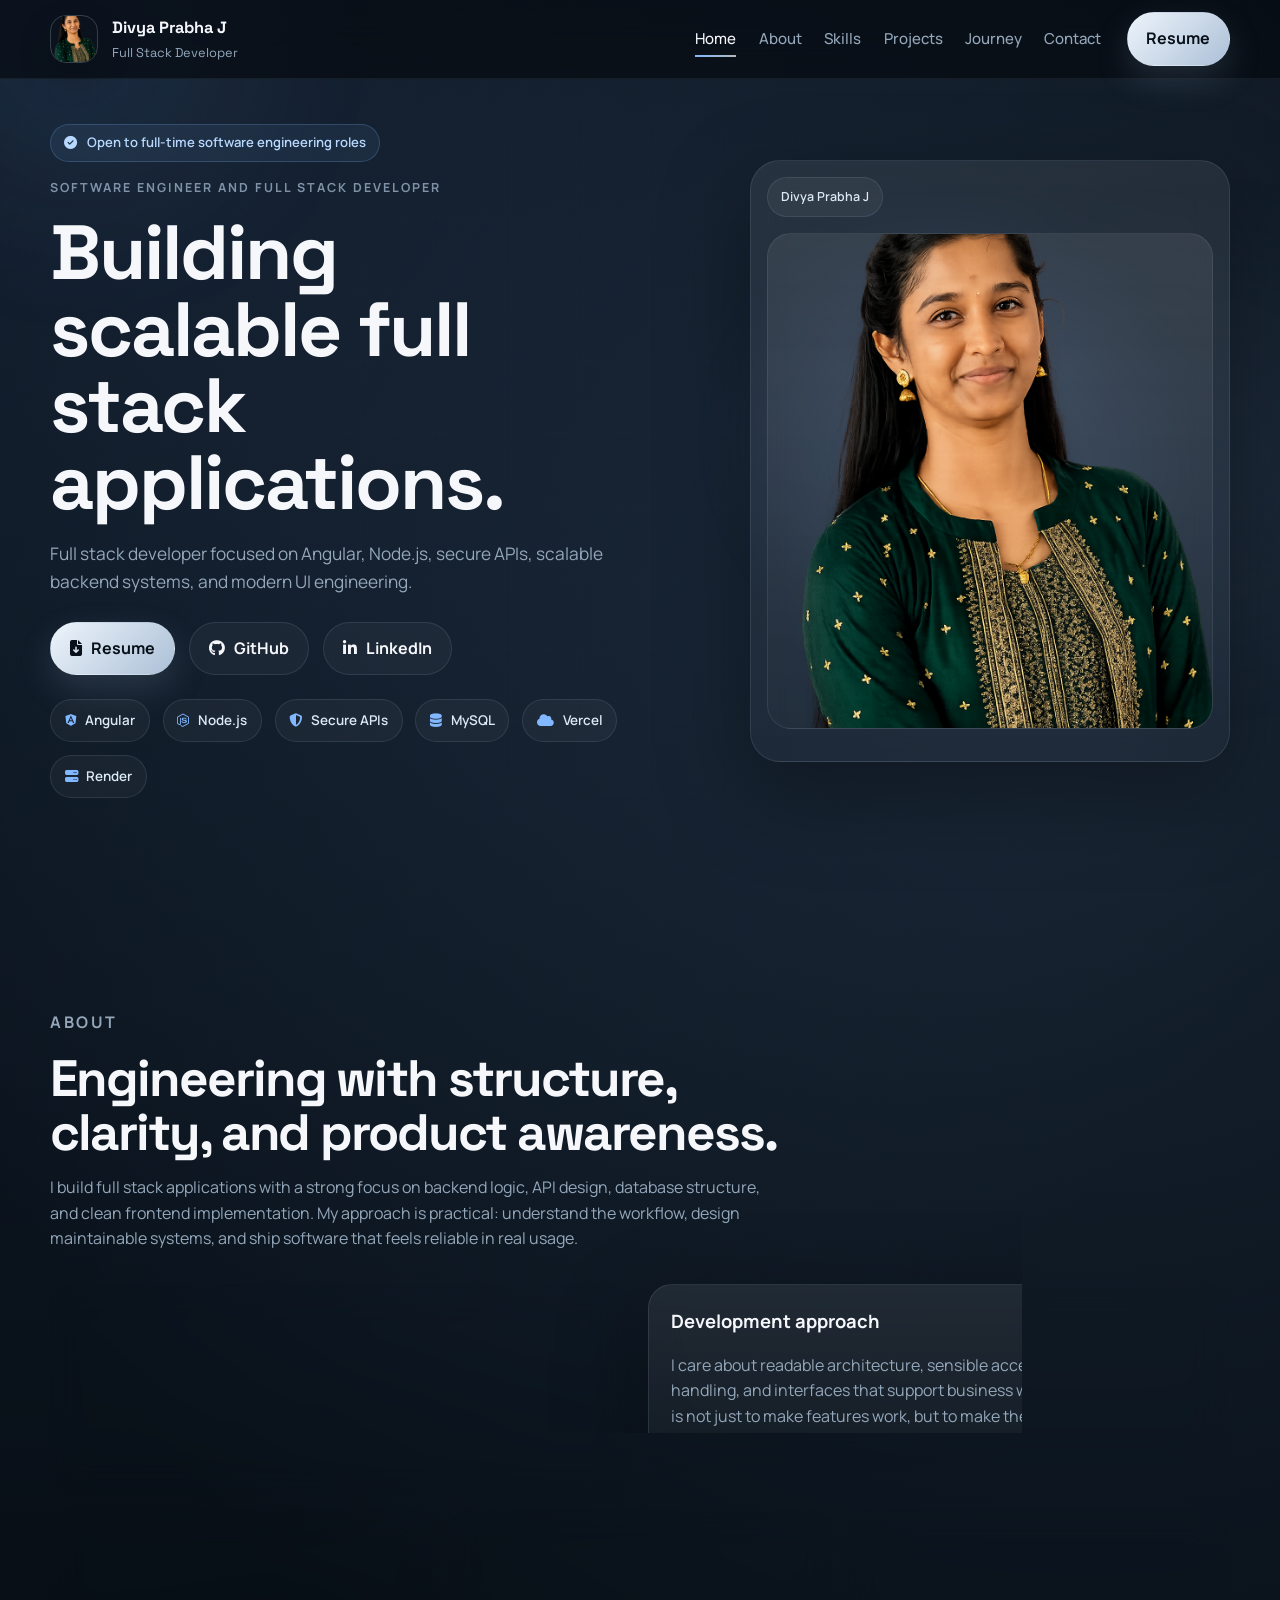
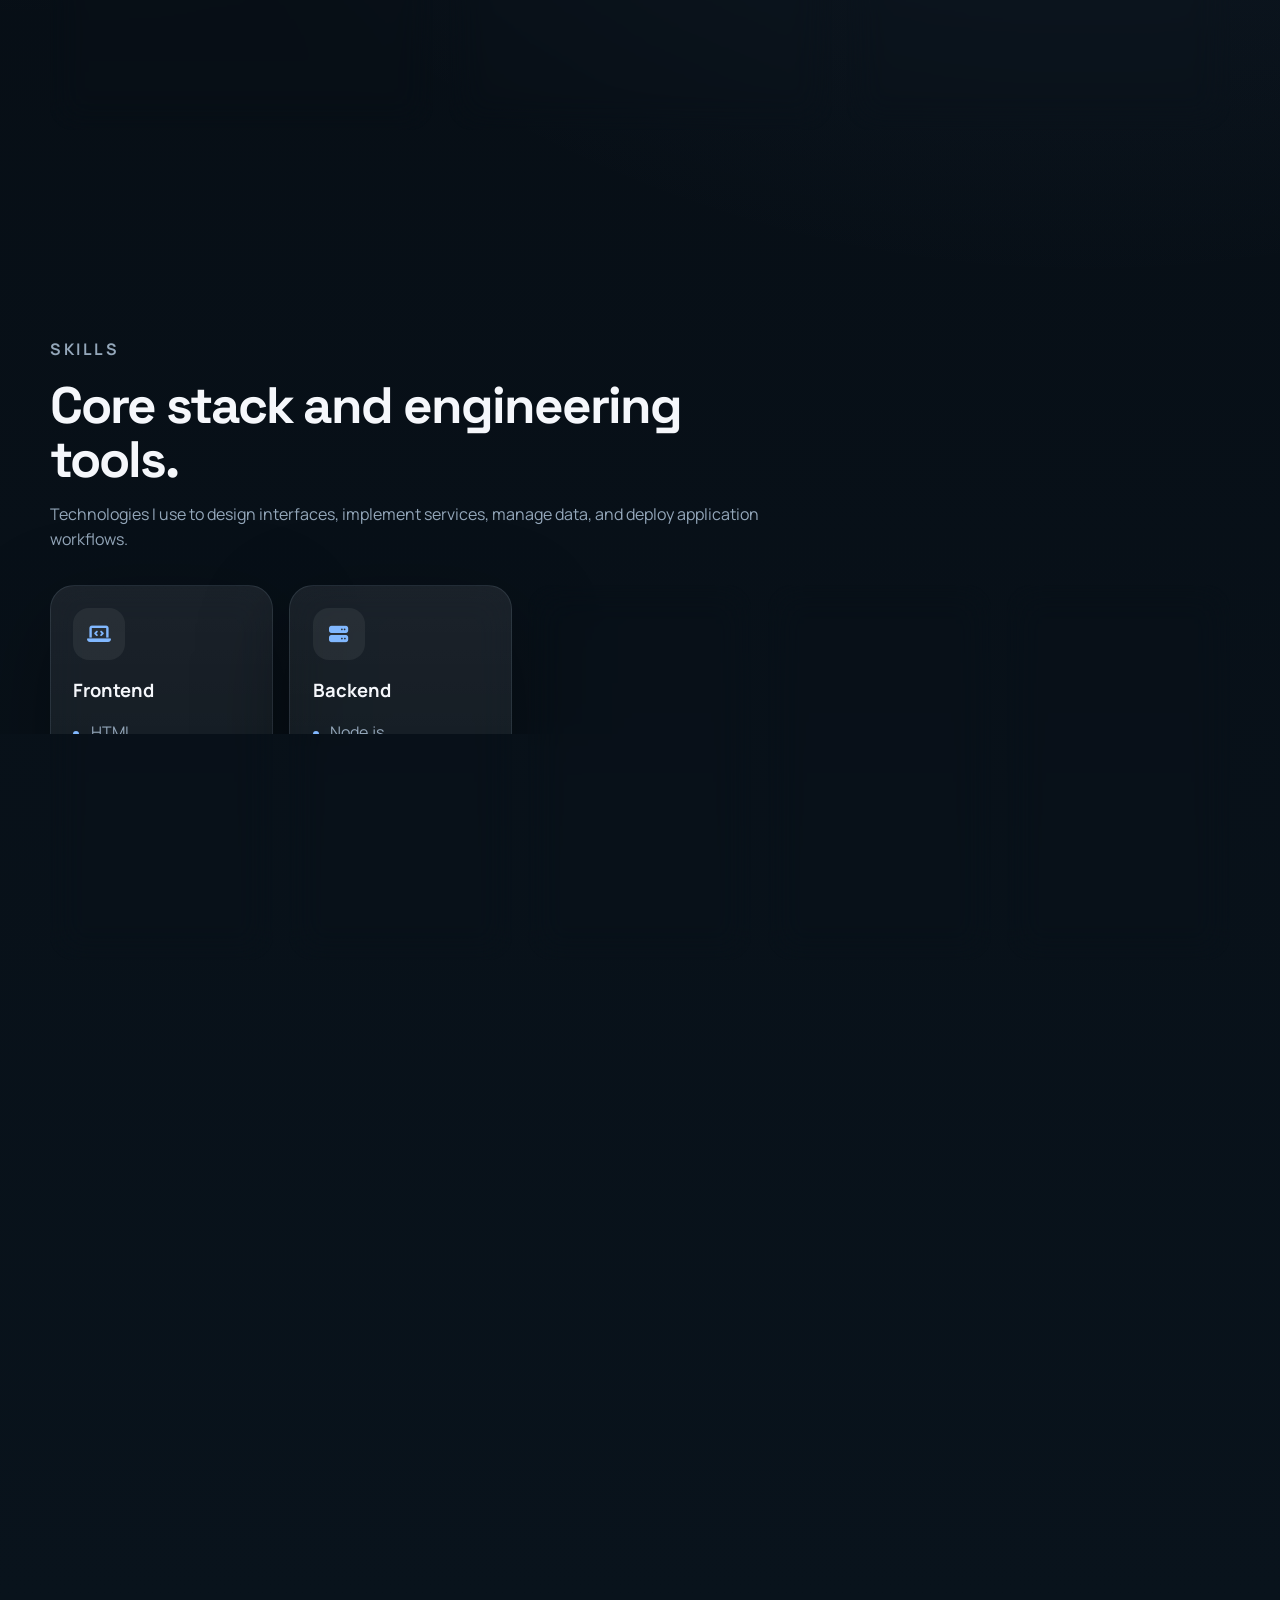
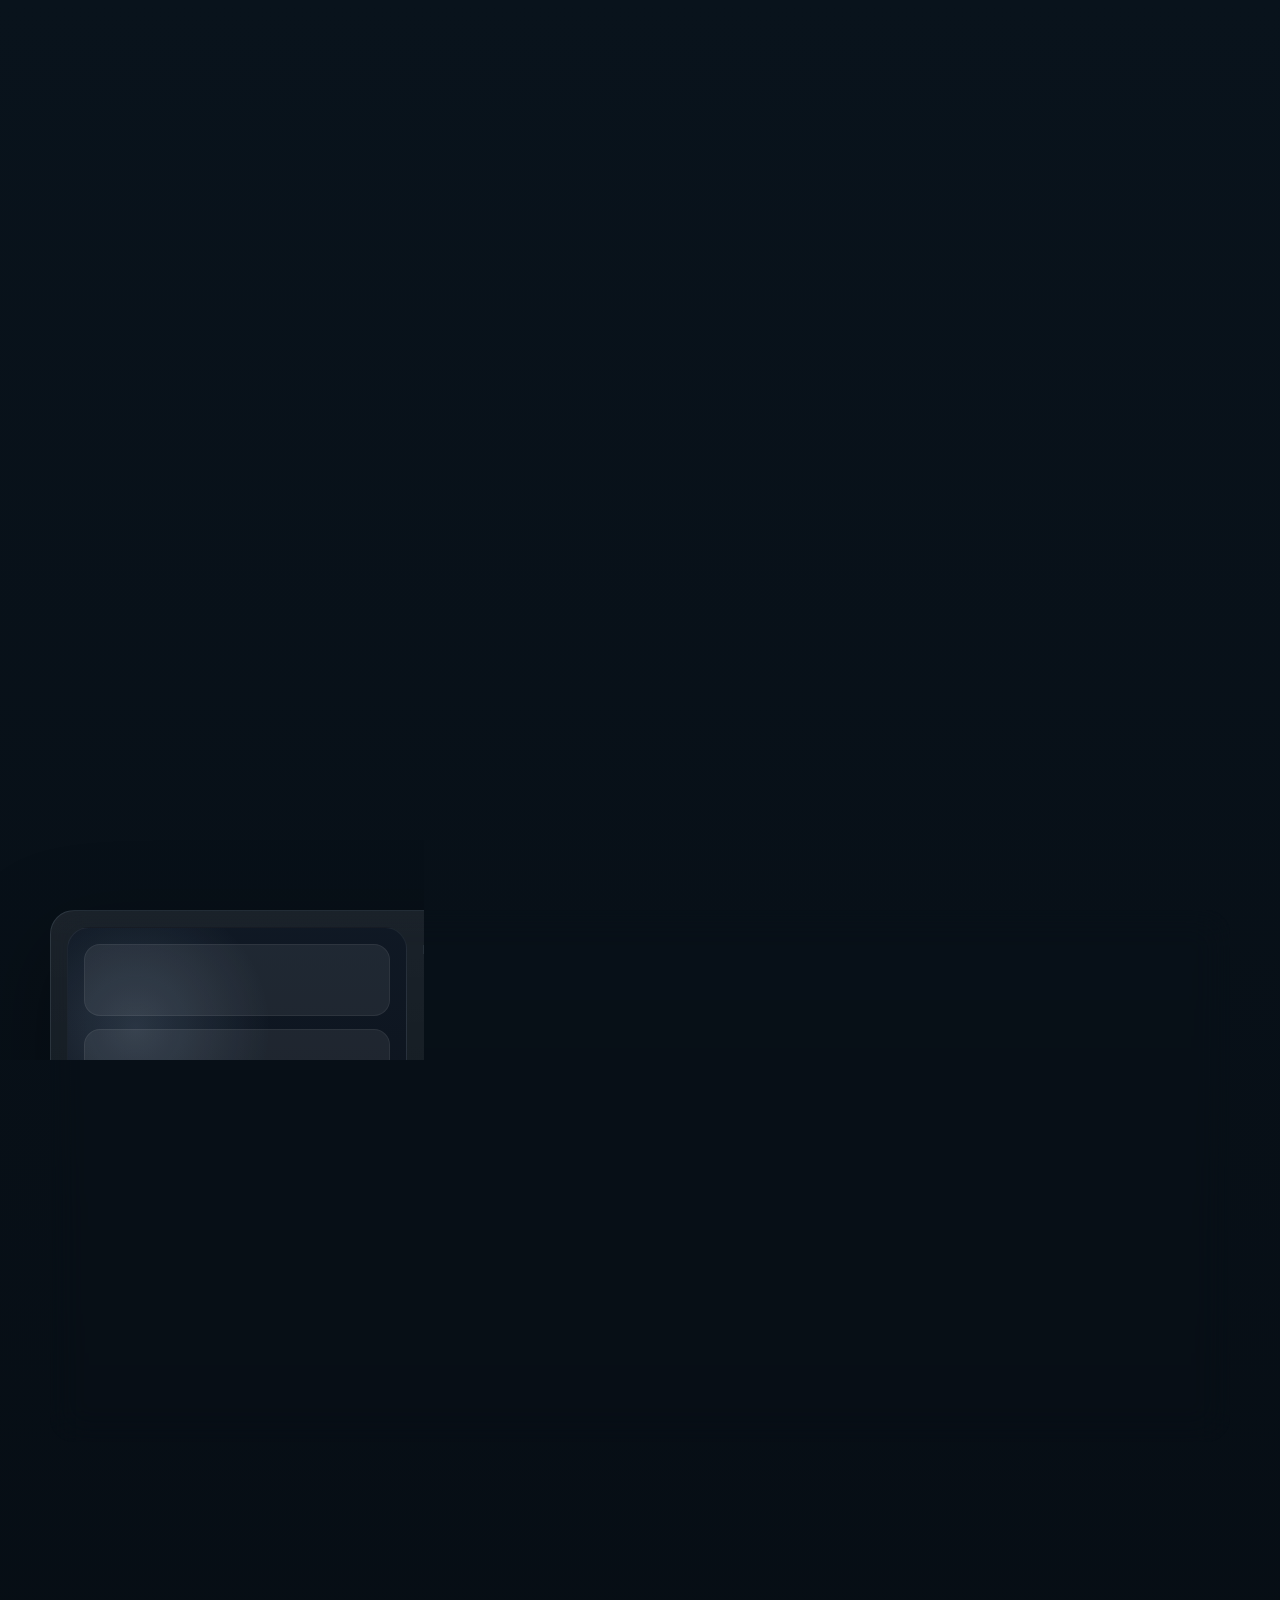
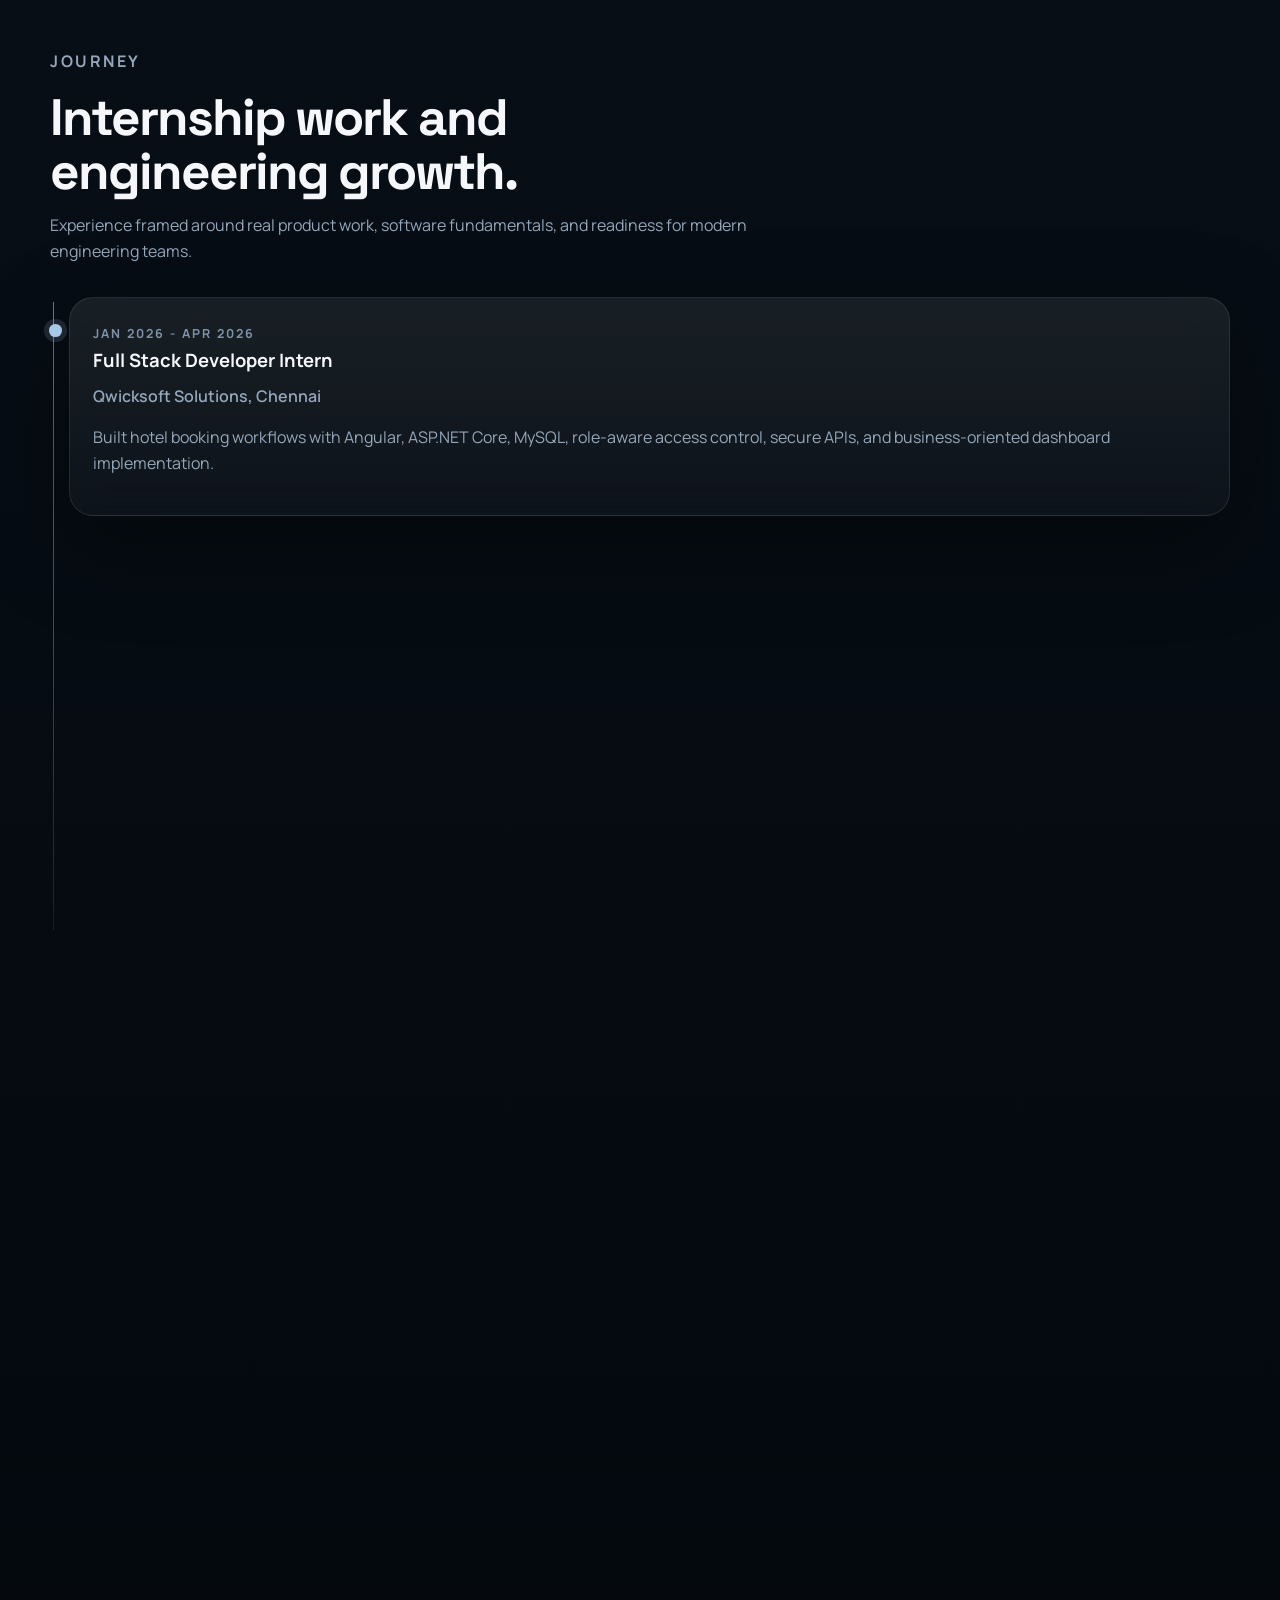
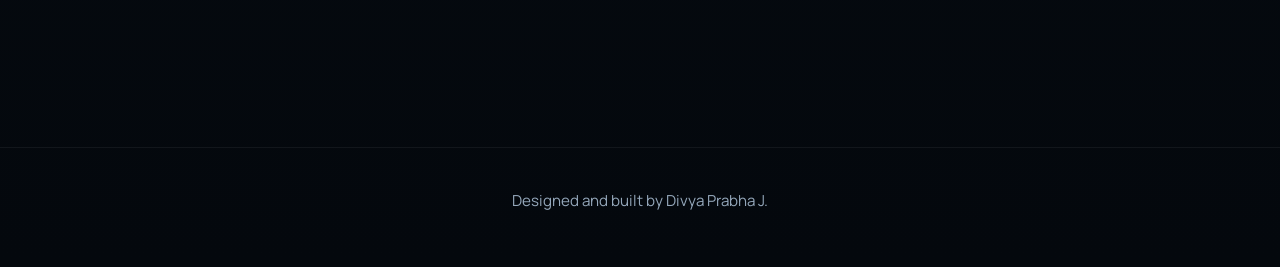
<file: index.html>
<!DOCTYPE html>
<html lang="en">
<head>
  <meta charset="UTF-8">
  <meta http-equiv="X-UA-Compatible" content="IE=edge">
  <meta name="viewport" content="width=device-width, initial-scale=1.0">
  <title>Divya Prabha J | Full Stack Developer</title>
  <meta name="description" content="Divya Prabha J is a full stack developer focused on Angular, Node.js, secure APIs, scalable backend systems, and modern UI engineering.">
  <meta name="keywords" content="Divya Prabha J, Full Stack Developer, Software Engineer, Angular, Node.js, Portfolio">
  <meta name="author" content="Divya Prabha J">
  <meta name="robots" content="index, follow">
  <meta property="og:title" content="Divya Prabha J | Full Stack Developer">
  <meta property="og:description" content="Production-ready software engineer portfolio with premium SaaS-style design.">
  <meta property="og:type" content="website">
  <meta property="og:image" content="./assets/images/divya-prabha.png">
  <meta property="og:url" content="./">
  <link rel="icon" type="image/svg+xml" href="./assets/images/favicon.svg">
  <link rel="apple-touch-icon" href="./assets/images/favicon.svg">
  <link rel="preconnect" href="https://fonts.googleapis.com">
  <link rel="preconnect" href="https://fonts.gstatic.com" crossorigin>
  <link href="https://fonts.googleapis.com/css2?family=Manrope:wght@400;500;600;700;800&family=Space+Grotesk:wght@500;700&display=swap" rel="stylesheet">
  <link rel="stylesheet" href="https://cdnjs.cloudflare.com/ajax/libs/font-awesome/6.5.1/css/all.min.css" crossorigin="anonymous" referrerpolicy="no-referrer">
  <link rel="stylesheet" href="./assets/css/style.css">
</head>
<body>
  <div class="page-shell" aria-hidden="true">
    <div class="orb orb-left"></div>
    <div class="orb orb-right"></div>
    <div class="grid-fade"></div>
  </div>

  <header class="site-header">
    <nav class="navbar container" aria-label="Primary">
      <a class="brand" href="#home" aria-label="Divya Prabha J home">
        <span class="brand-avatar">
          <img src="./assets/images/divya-prabha.png" alt="Divya Prabha J">
        </span>
        <span class="brand-copy">
          <strong>Divya Prabha J</strong>
          <span>Full Stack Developer</span>
        </span>
      </a>

      <button class="nav-toggle" type="button" aria-expanded="false" aria-controls="nav-menu" aria-label="Toggle navigation">
        <span></span>
        <span></span>
      </button>

      <div class="nav-panel" id="nav-menu">
        <ul class="nav-links">
          <li><a href="#home" class="nav-link active">Home</a></li>
          <li><a href="#about" class="nav-link">About</a></li>
          <li><a href="#skills" class="nav-link">Skills</a></li>
          <li><a href="#projects" class="nav-link">Projects</a></li>
          <li><a href="#journey" class="nav-link">Journey</a></li>
          <li><a href="#contact" class="nav-link">Contact</a></li>
        </ul>
        <a class="nav-cta" href="./DivyaPrabha.pdf" download>Resume</a>
      </div>
    </nav>
  </header>

  <main>
    <section class="hero section" id="home">
      <div class="container hero-layout">
        <div class="hero-copy">
          <div class="hero-badge reveal">
            <i class="fa-solid fa-circle-check" aria-hidden="true"></i>
            <span>Open to full-time software engineering roles</span>
          </div>
          <p class="eyebrow reveal">Software Engineer and Full Stack Developer</p>
          <h1 class="reveal">Building scalable full stack applications.</h1>
          <p class="hero-intro reveal">
            Full stack developer focused on Angular, Node.js, secure APIs, scalable backend systems, and modern UI engineering.
          </p>

          <div class="hero-actions reveal">
            <a class="button button-primary" href="./DivyaPrabha.pdf" download>
              <i class="fa-solid fa-file-arrow-down" aria-hidden="true"></i>
              Resume
            </a>
            <a class="button button-secondary" href="https://github.com/divyaprabha12" target="_blank" rel="noreferrer">
              <i class="fa-brands fa-github" aria-hidden="true"></i>
              GitHub
            </a>
            <a class="button button-secondary" href="https://www.linkedin.com/in/divya-prabha-323606399/" target="_blank" rel="noreferrer">
              <i class="fa-brands fa-linkedin-in" aria-hidden="true"></i>
              LinkedIn
            </a>
          </div>

          <div class="hero-stack reveal">
            <span><i class="fa-brands fa-angular" aria-hidden="true"></i> Angular</span>
            <span><i class="fa-brands fa-node-js" aria-hidden="true"></i> Node.js</span>
            <span><i class="fa-solid fa-shield-halved" aria-hidden="true"></i> Secure APIs</span>
            <span><i class="fa-solid fa-database" aria-hidden="true"></i> MySQL</span>
            <span><i class="fa-solid fa-cloud" aria-hidden="true"></i> Vercel</span>
            <span><i class="fa-solid fa-server" aria-hidden="true"></i> Render</span>
          </div>
        </div>

        <div class="hero-visual reveal">
          <div class="hero-glow"></div>
          <article class="hero-card hero-profile glass-card">
            <div class="hero-card-top">
              <span class="card-chip">Divya Prabha J</span>
             
            </div>
            <div class="hero-image-frame">
              <img src="./assets/images/divya-prabha.png" alt="Divya Prabha J portrait">
            </div>
            
          </article>

          
        </div>
      </div>
    </section>

    <section class="section" id="about">
      <div class="container">
        <div class="section-heading-wrap reveal">
          <p class="section-kicker">About</p>
          <h2>Engineering with structure, clarity, and product awareness.</h2>
          <p>
            I build full stack applications with a strong focus on backend logic, API design, database structure, and clean frontend implementation. My approach is practical: understand the workflow, design maintainable systems, and ship software that feels reliable in real usage.
          </p>
        </div>

        <div class="about-grid">
          <article class="glass-card reveal">
            <h3>Technical strengths</h3>
            <p>
              I work across Angular frontends, Node.js and ASP.NET Core backends, authentication flows, database design, and deployment workflows. I enjoy turning requirements into structured systems that are easier to extend and maintain.
            </p>
          </article>
          <article class="glass-card reveal">
            <h3>Development approach</h3>
            <p>
              I care about readable architecture, sensible access control, efficient data handling, and interfaces that support business workflows clearly. My goal is not just to make features work, but to make them production-ready.
            </p>
          </article>
        </div>

        <div class="engineering-grid">
          <article class="engineering-card glass-card reveal">
            <i class="fa-solid fa-code-branch" aria-hidden="true"></i>
            <h3>API and backend design</h3>
            <p>REST APIs, middleware structure, authentication, validation, and scalable request flow design.</p>
          </article>
          <article class="engineering-card glass-card reveal">
            <i class="fa-solid fa-user-shield" aria-hidden="true"></i>
            <h3>Security and access control</h3>
            <p>JWT-based authentication, RBAC, protected routes, and secure application workflows.</p>
          </article>
          <article class="engineering-card glass-card reveal">
            <i class="fa-solid fa-database" aria-hidden="true"></i>
            <h3>Database thinking</h3>
            <p>Schema design, relational queries, data consistency, and practical modeling for business systems.</p>
          </article>
        </div>
      </div>
    </section>

    <section class="section" id="skills">
      <div class="container">
        <div class="section-heading-wrap reveal">
          <p class="section-kicker">Skills</p>
          <h2>Core stack and engineering tools.</h2>
          <p>Technologies I use to design interfaces, implement services, manage data, and deploy application workflows.</p>
        </div>

        <div class="skills-grid">
          <article class="skill-card glass-card reveal">
            <div class="skill-icon"><i class="fa-solid fa-laptop-code" aria-hidden="true"></i></div>
            <h3>Frontend</h3>
            <ul>
              <li>HTML</li>
              <li>CSS</li>
              <li>JavaScript</li>
              <li>Angular</li>
              <li>Tailwind</li>
              <li>Bootstrap</li>
            </ul>
          </article>
          <article class="skill-card glass-card reveal">
            <div class="skill-icon"><i class="fa-solid fa-server" aria-hidden="true"></i></div>
            <h3>Backend</h3>
            <ul>
              <li>Node.js</li>
              <li>Express.js</li>
              <li>REST APIs</li>
              <li>JWT Auth</li>
              <li>RBAC</li>
            </ul>
          </article>
          <article class="skill-card glass-card reveal">
            <div class="skill-icon"><i class="fa-solid fa-database" aria-hidden="true"></i></div>
            <h3>Database</h3>
            <ul>
              <li>MongoDB</li>
              <li>MySQL</li>
              <li>Schema Design</li>
              <li>Query Optimization</li>
            </ul>
          </article>
          <article class="skill-card glass-card reveal">
            <div class="skill-icon"><i class="fa-solid fa-screwdriver-wrench" aria-hidden="true"></i></div>
            <h3>Tools</h3>
            <ul>
              <li>Git</li>
              <li>GitHub</li>
              <li>Postman</li>
              <li>VS Code</li>
              <li>AI Agents</li>
            </ul>
          </article>
          <article class="skill-card glass-card reveal">
            <div class="skill-icon"><i class="fa-solid fa-cloud-arrow-up" aria-hidden="true"></i></div>
            <h3>Deployment</h3>
            <ul>
              <li>Vercel</li>
              <li>Render</li>
              <li>Static Hosting</li>
              <li>Production Workflows</li>
            </ul>
          </article>
        </div>
      </div>
    </section>

    <section class="section" id="projects">
      <div class="container">
        <div class="section-heading-wrap reveal">
          <p class="section-kicker">Projects</p>
          <h2>Selected product and systems work.</h2>
          <p>Projects framed around workflows, architecture decisions, and production-style engineering rather than just visual output.</p>
        </div>

        <div class="projects-grid">
          <article class="project-card glass-card reveal">
            <div class="project-preview preview-hyperlocal">
              <div class="preview-window">
                <span></span><span></span><span></span>
              </div>
              <div class="preview-bars">
                <div></div>
                <div></div>
                <div></div>
              </div>
            </div>
            <div class="project-content">
              <div class="project-main">
                <div class="project-copy">
                  <div class="project-top">
                    <div>
                      <p class="project-label">Marketplace Platform</p>
                      <h3>Hyperlocal Service Platform</h3>
                    </div>
                    <span class="project-state">Deployed</span>
                  </div>
                  <p class="project-description">
                    A service marketplace connecting customers and providers through structured booking flows, role-based access, and real-time interaction.
                  </p>
                </div>
                <div class="project-details">
                  <p class="project-subtitle">Architecture and business value</p>
                  <ul class="feature-list">
                    <li>JWT authentication and role-based access control for customer and provider workflows</li>
                    <li>Real-time booking coordination using Socket.io for fast state updates</li>
                    <li>Deployment split across Vercel and Render for practical production delivery</li>
                  </ul>
                </div>
              </div>
              <div class="badge-row">
                <span>Angular</span>
                <span>Node.js</span>
                <span>Express.js</span>
                <span>SQL</span>
                <span>Socket.io</span>
                <span>JWT</span>
              </div>
              <div class="project-actions">
                <a class="button button-secondary" href="https://github.com/divyaprabha12/Hyperlocal-services" target="_blank" rel="noreferrer">GitHub</a>
                <a class="button button-ghost" href="https://hyperlocal-services.vercel.app/" target="_blank" rel="noreferrer">Live Demo</a>
              </div>
            </div>
          </article>

          <article class="project-card glass-card reveal">
            <div class="project-preview preview-autoscaling">
              <div class="preview-chart">
                <span></span><span></span><span></span><span></span>
              </div>
            </div>
            <div class="project-content">
              <div class="project-main">
                <div class="project-copy">
                  <div class="project-top">
                    <div>
                      <p class="project-label">Operations Dashboard</p>
                      <h3>Autoscaling Dashboard</h3>
                    </div>
                    <span class="project-state">Deployed</span>
                  </div>
                  <p class="project-description">
                    A monitoring dashboard that simulates scaling behavior, metrics analysis, and infrastructure visibility through a real-time interface.
                  </p>
                </div>
                <div class="project-details">
                  <p class="project-subtitle">Architecture and business value</p>
                  <ul class="feature-list">
                    <li>WebSocket-based live updates for dashboard visibility and replica state tracking</li>
                    <li>Predictive CPU logic to simulate scale-up and scale-down decision flows</li>
                    <li>Operational UI focused on readability for monitoring and load interpretation</li>
                  </ul>
                </div>
              </div>
              <div class="badge-row">
                <span>Python</span>
                <span>FastAPI</span>
                <span>Chart.js</span>
                <span>WebSocket</span>
                <span>Docker</span>
              </div>
              <div class="project-actions">
                <a class="button button-secondary" href="https://github.com/divyaprabha12/autoscaling-operations-dashboard" target="_blank" rel="noreferrer">GitHub</a>
                <a class="button button-ghost" href="https://autoscaling-operations-dashboard.onrender.com" target="_blank" rel="noreferrer">Live Demo</a>
              </div>
            </div>
          </article>

          <article class="project-card glass-card reveal">
            <div class="project-preview preview-booking">
              <div class="preview-cards">
                <div></div>
                <div></div>
              </div>
            </div>
            <div class="project-content">
              <div class="project-main">
                <div class="project-copy">
                  <div class="project-top">
                    <div>
                      <p class="project-label">Booking Platform</p>
                      <h3>Hotel Booking Engine</h3>
                    </div>
                    <span class="project-state">Shipped</span>
                  </div>
                  <p class="project-description">
                    A multi-role booking system built around reservations, room workflows, and admin-level control for structured hospitality operations.
                  </p>
                </div>
                <div class="project-details">
                  <p class="project-subtitle">Architecture and business value</p>
                  <ul class="feature-list">
                    <li>RBAC for admin, staff, and guest workflows with secure API access</li>
                    <li>MySQL schema design and stored procedures for efficient availability handling</li>
                    <li>Angular frontend paired with ASP.NET Core APIs for business-critical operations</li>
                  </ul>
                </div>
              </div>
              <div class="badge-row">
                <span>Angular</span>
                <span>ASP.NET Core</span>
                <span>C#</span>
                <span>MySQL</span>
                <span>JWT</span>
              </div>
              <div class="project-actions">
                <a class="button button-secondary" href="https://github.com/divyaprabha12" target="_blank" rel="noreferrer">GitHub</a>
                <a class="button button-ghost" href="./DivyaPrabha.pdf" target="_blank" rel="noreferrer">Case Study</a>
              </div>
            </div>
          </article>
        </div>
      </div>
    </section>

    <section class="section" id="journey">
      <div class="container">
        <div class="section-heading-wrap reveal">
          <p class="section-kicker">Journey</p>
          <h2>Internship work and engineering growth.</h2>
          <p>Experience framed around real product work, software fundamentals, and readiness for modern engineering teams.</p>
        </div>

        <div class="timeline">
          <article class="timeline-item glass-card reveal">
            <span class="timeline-year">Jan 2026 - Apr 2026</span>
            <h3>Full Stack Developer Intern</h3>
            <p class="timeline-meta">Qwicksoft Solutions, Chennai</p>
            <p>Built hotel booking workflows with Angular, ASP.NET Core, MySQL, role-aware access control, secure APIs, and business-oriented dashboard implementation.</p>
          </article>

          <article class="timeline-item glass-card reveal">
            <span class="timeline-year">Jul 2024 - Aug 2024</span>
            <h3>Web Development Intern</h3>
            <p class="timeline-meta">HI-FI IT Park, Tuticorin</p>
            <p>Converted design specifications into responsive UI, improved browser behavior, and resolved frontend issues during testing and delivery cycles.</p>
          </article>

          <article class="timeline-item glass-card reveal">
            <span class="timeline-year">May 2026</span>
            <h3>B.Tech in Information Technology</h3>
            <p class="timeline-meta">Anna University</p>
            <p>Developed foundations in software engineering, web systems, backend logic, databases, and practical product-oriented application development.</p>
          </article>
        </div>
      </div>
    </section>

    <section class="section" id="contact">
      <div class="container">
        <div class="contact-shell glass-card reveal">
          <div class="contact-copy">
            <p class="section-kicker">Contact</p>
            <h2>Available for software engineering opportunities.</h2>
            <p>I'm open to full stack developer and software engineering roles where I can contribute across frontend systems, backend services, and product delivery.</p>

            <div class="contact-status">
              <span class="status-pill"><span class="status-dot"></span>Available for new opportunities</span>
            </div>

            <div class="contact-list">
              <a href="mailto:divyaprabha1421@gmail.com">
                <i class="fa-solid fa-envelope" aria-hidden="true"></i>
                divyaprabha1421@gmail.com
              </a>
              <a href="https://github.com/divyaprabha12" target="_blank" rel="noreferrer">
                <i class="fa-brands fa-github" aria-hidden="true"></i>
                github.com/divyaprabha12
              </a>
              <a href="https://www.linkedin.com/in/divya-prabha-323606399/" target="_blank" rel="noreferrer">
                <i class="fa-brands fa-linkedin" aria-hidden="true"></i>
                linkedin.com/in/divya-prabha-323606399
              </a>
            </div>
          </div>

          <form class="contact-form" action="#" method="post">
            <label>
              <span>Name</span>
              <input type="text" name="name" placeholder="Your name">
            </label>
            <label>
              <span>Email</span>
              <input type="email" name="email" placeholder="your@email.com">
            </label>
            <label>
              <span>Message</span>
              <textarea name="message" placeholder="Tell me about the role or project."></textarea>
            </label>
            <button class="button button-primary" type="submit">Send Message</button>
          </form>
        </div>
      </div>
    </section>
  </main>

  <footer class="site-footer">
    <div class="container footer-inner">
      <p>Designed and built by Divya Prabha J.</p>
    </div>
  </footer>

  <script src="./assets/js/script.js"></script>
</body>
</html>
</file>
<file: assets/css/style.css>
*,
*::before,
*::after {
  box-sizing: border-box;
}

:root {
  --bg: #07111a;
  --bg-alt: #0b1621;
  --surface: rgba(15, 25, 37, 0.78);
  --surface-soft: rgba(255, 255, 255, 0.04);
  --surface-strong: #0f1a27;
  --border: rgba(182, 203, 228, 0.12);
  --border-strong: rgba(182, 203, 228, 0.24);
  --text: #f5f7fb;
  --muted: #94a7ba;
  --accent: #dce9f6;
  --accent-soft: #7f92a8;
  --highlight: #81b8ff;
  --shadow: 0 30px 90px rgba(0, 0, 0, 0.35);
  --radius-xl: 30px;
  --radius-lg: 24px;
  --radius-md: 18px;
  --radius-sm: 14px;
  --container: 1180px;
  --nav-height: 78px;
  --transition: 220ms ease;
}

html {
  scroll-behavior: smooth;
}

body {
  margin: 0;
  font-family: "Manrope", sans-serif;
  color: var(--text);
  background:
    radial-gradient(circle at top left, rgba(87, 132, 194, 0.18), transparent 24%),
    radial-gradient(circle at 85% 10%, rgba(128, 177, 235, 0.14), transparent 20%),
    linear-gradient(180deg, #050a10 0%, #09131c 48%, #04080d 100%);
  line-height: 1.6;
  overflow-x: hidden;
}

body.menu-open {
  overflow: hidden;
}

img {
  display: block;
  max-width: 100%;
}

a {
  color: inherit;
  text-decoration: none;
}

button,
input,
textarea {
  font: inherit;
}

.page-shell {
  position: fixed;
  inset: 0;
  pointer-events: none;
  z-index: -1;
}

.orb {
  position: absolute;
  border-radius: 999px;
  filter: blur(90px);
  opacity: 0.46;
}

.orb-left {
  top: -120px;
  left: -80px;
  width: 320px;
  height: 320px;
  background: rgba(108, 159, 226, 0.22);
}

.orb-right {
  top: 280px;
  right: -100px;
  width: 340px;
  height: 340px;
  background: rgba(150, 181, 219, 0.12);
}

.grid-fade {
  position: absolute;
  inset: 0;
  background-image: linear-gradient(rgba(255, 255, 255, 0.03) 1px, transparent 1px),
    linear-gradient(90deg, rgba(255, 255, 255, 0.03) 1px, transparent 1px);
  background-size: 72px 72px;
  mask-image: radial-gradient(circle at center, black 35%, transparent 88%);
  opacity: 0.3;
}

.container {
  width: min(var(--container), calc(100% - 2rem));
  margin: 0 auto;
}

.section {
  padding: 6rem 0;
  scroll-margin-top: calc(var(--nav-height) + 18px);
}

.glass-card {
  background: linear-gradient(180deg, rgba(255, 255, 255, 0.08), rgba(255, 255, 255, 0.03));
  border: 1px solid var(--border);
  box-shadow: var(--shadow);
  backdrop-filter: blur(18px);
  -webkit-backdrop-filter: blur(18px);
}

.site-header {
  position: fixed;
  top: 0;
  left: 0;
  right: 0;
  z-index: 50;
  border-bottom: 1px solid rgba(255, 255, 255, 0.06);
  background: rgba(5, 10, 16, 0.68);
  backdrop-filter: blur(18px);
  -webkit-backdrop-filter: blur(18px);
}

.navbar {
  min-height: var(--nav-height);
  display: flex;
  align-items: center;
  justify-content: space-between;
  gap: 1.5rem;
}

.brand {
  display: inline-flex;
  align-items: center;
  gap: 0.9rem;
  font-family: "Space Grotesk", sans-serif;
}

.brand-avatar {
  width: 48px;
  height: 48px;
  overflow: hidden;
  border-radius: 16px;
  border: 1px solid var(--border-strong);
  box-shadow: 0 14px 32px rgba(0, 0, 0, 0.24);
}

.brand-avatar img {
  width: 100%;
  height: 100%;
  object-fit: cover;
}

.brand-copy {
  display: grid;
  gap: 0.1rem;
}

.brand-copy strong {
  font-size: 1.02rem;
}

.brand-copy span {
  color: var(--muted);
  font-size: 0.8rem;
}

.nav-panel {
  display: flex;
  align-items: center;
  gap: 1.6rem;
}

.nav-links {
  display: flex;
  align-items: center;
  gap: 1.4rem;
  padding: 0;
  margin: 0;
  list-style: none;
}

.nav-link {
  position: relative;
  color: var(--muted);
  font-size: 0.94rem;
  font-weight: 500;
  transition: color var(--transition);
}

.nav-link::after {
  content: "";
  position: absolute;
  left: 0;
  bottom: -0.5rem;
  width: 100%;
  height: 2px;
  transform: scaleX(0);
  transform-origin: left;
  background: linear-gradient(90deg, var(--highlight), rgba(255, 255, 255, 0.7));
  transition: transform var(--transition);
}

.nav-link:hover,
.nav-link.active {
  color: var(--text);
}

.nav-link:hover::after,
.nav-link.active::after {
  transform: scaleX(1);
}

.nav-cta,
.button {
  display: inline-flex;
  align-items: center;
  justify-content: center;
  gap: 0.6rem;
  min-height: 46px;
  padding: 0.8rem 1.16rem;
  border-radius: 999px;
  border: 1px solid transparent;
  font-weight: 700;
  transition: transform var(--transition), border-color var(--transition), background var(--transition), color var(--transition), box-shadow var(--transition);
}

.nav-cta,
.button-primary {
  background: linear-gradient(135deg, #edf4fb 0%, #acc0d7 100%);
  color: #08111a;
  box-shadow: 0 14px 34px rgba(146, 172, 199, 0.18);
}

.button-secondary,
.button-ghost {
  background: rgba(255, 255, 255, 0.04);
  border-color: var(--border);
  color: var(--text);
}

.nav-cta:hover,
.button:hover {
  transform: translateY(-2px);
}

.button-secondary:hover,
.button-ghost:hover {
  border-color: var(--border-strong);
  background: rgba(255, 255, 255, 0.07);
}

.nav-toggle {
  display: none;
  width: 48px;
  height: 48px;
  border: 1px solid var(--border);
  border-radius: 14px;
  background: rgba(255, 255, 255, 0.04);
  color: var(--text);
  cursor: pointer;
}

.nav-toggle span {
  display: block;
  width: 18px;
  height: 2px;
  margin: 0.28rem auto;
  background: currentColor;
  transition: transform var(--transition), opacity var(--transition);
}

.hero {
  min-height: 100vh;
  display: flex;
  align-items: center;
  padding-top: calc(var(--nav-height) + 2.5rem);
}

.hero-layout {
  display: grid;
  gap: 2.5rem;
  align-items: center;
}

.hero-copy {
  max-width: 620px;
}

.hero-badge {
  display: inline-flex;
  align-items: center;
  gap: 0.6rem;
  padding: 0.48rem 0.84rem;
  border-radius: 999px;
  border: 1px solid rgba(129, 184, 255, 0.22);
  background: rgba(129, 184, 255, 0.08);
  color: #b8d9ff;
  font-size: 0.82rem;
  font-weight: 600;
}

.eyebrow,
.section-kicker,
.project-label,
.timeline-year {
  color: var(--accent-soft);
  text-transform: uppercase;
  letter-spacing: 0.16em;
  font-size: 0.78rem;
  font-weight: 700;
}

.hero .eyebrow {
  margin: 1rem 0 0;
}

.hero-copy h1,
.section-heading-wrap h2,
.contact-copy h2 {
  margin: 0;
  font-family: "Space Grotesk", sans-serif;
  letter-spacing: -0.04em;
}

.hero-copy h1 {
  margin-top: 1rem;
  font-size: clamp(3rem, 6vw, 5.5rem);
  line-height: 1;
  letter-spacing: -2px;
  max-width: 9.6ch;
}

.hero-intro,
.section-heading-wrap p,
.contact-copy p,
.timeline-item p,
.project-description,
.skill-card li,
.about-grid p,
.engineering-card p {
  color: var(--muted);
}

.hero-intro {
  max-width: 35rem;
  margin: 1.2rem 0 0;
  font-size: 1.08rem;
}

.hero-actions {
  display: flex;
  flex-wrap: wrap;
  gap: 0.9rem;
  margin-top: 1.65rem;
}

.hero-meta {
  display: flex;
  flex-wrap: wrap;
  gap: 0.75rem;
  margin-top: 1.4rem;
}

.status-pill,
.mini-badge,
.project-state,
.card-chip,
.card-chip-soft {
  display: inline-flex;
  align-items: center;
  gap: 0.5rem;
  padding: 0.58rem 0.82rem;
  border-radius: 999px;
  border: 1px solid var(--border);
  background: rgba(255, 255, 255, 0.05);
  color: var(--accent);
  font-size: 0.78rem;
  font-weight: 600;
}

.hero-stack {
  display: flex;
  flex-wrap: wrap;
  gap: 0.8rem;
  margin-top: 1.5rem;
}

.hero-stack span {
  display: inline-flex;
  align-items: center;
  gap: 0.55rem;
  padding: 0.62rem 0.85rem;
  border-radius: 999px;
  border: 1px solid var(--border);
  background: rgba(255, 255, 255, 0.04);
  color: var(--accent);
  font-size: 0.84rem;
  font-weight: 600;
}

.hero-stack i,
.skill-icon i,
.engineering-card i {
  color: var(--highlight);
}

.status-dot {
  width: 0.55rem;
  height: 0.55rem;
  border-radius: 50%;
  background: var(--highlight);
  box-shadow: 0 0 0 0 rgba(129, 184, 255, 0.46);
  animation: pulse 2.2s infinite;
}

@keyframes pulse {
  0% { box-shadow: 0 0 0 0 rgba(129, 184, 255, 0.46); }
  70% { box-shadow: 0 0 0 10px rgba(129, 184, 255, 0); }
  100% { box-shadow: 0 0 0 0 rgba(129, 184, 255, 0); }
}

.hero-visual {
  position: relative;
  min-height: 480px;
  display: grid;
  gap: 1rem;
  align-content: center;
}

.hero-glow {
  position: absolute;
  inset: 10% 6% 18% 6%;
  border-radius: 999px;
  background: radial-gradient(circle, rgba(129, 184, 255, 0.18) 0%, rgba(129, 184, 255, 0) 72%);
  filter: blur(24px);
}

.hero-card {
  position: relative;
  z-index: 1;
}

.hero-profile {
  padding: 1rem;
  border-radius: var(--radius-xl);
  max-width: 480px;
  justify-self: end;
}

.hero-card-top,
.hero-card-bottom {
  display: flex;
  align-items: center;
  justify-content: space-between;
  gap: 0.75rem;
}

.card-chip-soft {
  color: var(--muted);
}

.hero-image-frame {
  margin: 1rem 0;
  overflow: hidden;
  border-radius: 24px;
  border: 1px solid rgba(255, 255, 255, 0.08);
  background: linear-gradient(180deg, rgba(255, 255, 255, 0.08), rgba(255, 255, 255, 0.02));
}

.hero-image-frame img {
  width: 100%;
  aspect-ratio: 4 / 4.45;
  object-fit: cover;
}

.hero-card-bottom strong {
  display: block;
  margin-bottom: 0.35rem;
  font-size: 1rem;
}

.hero-card-bottom p {
  margin: 0;
  color: var(--muted);
  font-size: 0.94rem;
}

.hero-panel {
  padding: 1.2rem;
  border-radius: var(--radius-lg);
}

.panel-head {
  display: inline-flex;
  align-items: center;
  gap: 0.55rem;
  margin-bottom: 0.9rem;
  color: var(--muted);
  font-size: 0.82rem;
}

.panel-dot {
  width: 0.55rem;
  height: 0.55rem;
  border-radius: 50%;
  background: var(--highlight);
}

.panel-list {
  display: grid;
  gap: 0.95rem;
}

.panel-list strong {
  display: block;
  margin-bottom: 0.2rem;
  font-size: 0.94rem;
}

.panel-list span {
  color: var(--muted);
  font-size: 0.88rem;
}

.section-heading-wrap {
  max-width: 46rem;
  margin-bottom: 2rem;
}

.section-heading-wrap h2,
.contact-copy h2 {
  margin-top: 0.5rem;
  font-size: clamp(2rem, 5vw, 3.2rem);
  line-height: 1.06;
}

.section-heading-wrap p,
.contact-copy p {
  margin-top: 0.9rem;
  font-size: 1rem;
}

.about-grid,
.engineering-grid,
.skills-grid,
.projects-grid,
.contact-shell,
.timeline {
  display: grid;
  gap: 1rem;
}

.about-grid article,
.engineering-card,
.skill-card,
.project-card,
.timeline-item,
.contact-shell {
  border-radius: var(--radius-lg);
}

.about-grid article,
.engineering-card,
.skill-card,
.timeline-item {
  padding: 1.4rem;
}

.engineering-grid {
  margin-top: 1rem;
}

.engineering-card i {
  font-size: 1.2rem;
  margin-bottom: 1rem;
}

.engineering-card h3 {
  margin: 0 0 0.7rem;
  font-size: 1.08rem;
}

.skill-card,
.project-card,
.timeline-item,
.about-grid article,
.engineering-card {
  transition: transform var(--transition), border-color var(--transition), background var(--transition);
}

.skill-card:hover,
.project-card:hover,
.timeline-item:hover,
.about-grid article:hover,
.engineering-card:hover {
  transform: translateY(-5px);
  border-color: var(--border-strong);
}

.skills-grid {
  grid-template-columns: repeat(auto-fit, minmax(220px, 1fr));
}

.skill-icon {
  width: 52px;
  height: 52px;
  display: grid;
  place-items: center;
  border-radius: 16px;
  margin-bottom: 1rem;
  background: rgba(255, 255, 255, 0.06);
  font-size: 1.2rem;
}

.skill-card h3,
.about-grid h3,
.project-card h3,
.timeline-item h3 {
  margin: 0 0 0.9rem;
  font-size: 1.15rem;
}

.skill-card ul,
.feature-list {
  list-style: none;
  padding: 0;
  margin: 0;
}

.skill-card li,
.feature-list li {
  position: relative;
  padding-left: 1.1rem;
  margin-bottom: 0.65rem;
}

.skill-card li::before,
.feature-list li::before {
  content: "";
  position: absolute;
  left: 0;
  top: 0.68rem;
  width: 0.38rem;
  height: 0.38rem;
  border-radius: 50%;
  background: var(--highlight);
}

.projects-grid {
  grid-template-columns: 1fr;
}

.project-card {
  padding: 1rem;
  display: grid;
  gap: 1rem;
}

.project-preview {
  position: relative;
  min-height: 190px;
  overflow: hidden;
  border-radius: 22px;
  border: 1px solid rgba(255, 255, 255, 0.06);
  background: linear-gradient(180deg, rgba(255, 255, 255, 0.08), rgba(255, 255, 255, 0.02));
}

.preview-hyperlocal {
  background:
    radial-gradient(circle at top right, rgba(129, 184, 255, 0.24), transparent 32%),
    linear-gradient(180deg, rgba(17, 29, 43, 0.98), rgba(8, 16, 25, 0.98));
}

.preview-autoscaling {
  background:
    radial-gradient(circle at top left, rgba(129, 184, 255, 0.18), transparent 36%),
    linear-gradient(180deg, rgba(14, 26, 39, 0.98), rgba(9, 16, 24, 0.98));
}

.preview-booking {
  background:
    radial-gradient(circle at 20% 20%, rgba(180, 210, 240, 0.16), transparent 28%),
    linear-gradient(180deg, rgba(16, 25, 37, 0.98), rgba(9, 14, 22, 0.98));
}

.preview-window {
  display: flex;
  gap: 0.4rem;
  padding: 1rem;
}

.preview-window span {
  width: 0.65rem;
  height: 0.65rem;
  border-radius: 50%;
  background: rgba(255, 255, 255, 0.38);
}

.preview-bars {
  padding: 0 1rem 1rem;
}

.preview-bars div,
.preview-cards div {
  border-radius: 16px;
  background: rgba(255, 255, 255, 0.07);
  border: 1px solid rgba(255, 255, 255, 0.06);
}

.preview-bars div:nth-child(1) {
  height: 54px;
}

.preview-bars div:nth-child(2),
.preview-bars div:nth-child(3) {
  height: 34px;
  margin-top: 0.7rem;
}

.preview-chart {
  position: absolute;
  inset: auto 1rem 1rem 1rem;
  display: flex;
  align-items: end;
  gap: 0.7rem;
  height: 110px;
}

.preview-chart span {
  flex: 1;
  border-radius: 18px 18px 8px 8px;
  background: linear-gradient(180deg, rgba(158, 207, 255, 0.82), rgba(158, 207, 255, 0.16));
}

.preview-chart span:nth-child(1) { height: 46%; }
.preview-chart span:nth-child(2) { height: 72%; }
.preview-chart span:nth-child(3) { height: 58%; }
.preview-chart span:nth-child(4) { height: 92%; }

.preview-cards {
  display: grid;
  gap: 0.8rem;
  padding: 1rem;
}

.preview-cards div:nth-child(1) {
  height: 72px;
}

.preview-cards div:nth-child(2) {
  height: 62px;
}

.project-content {
  display: grid;
  gap: 1rem;
}

.project-main {
  display: grid;
  gap: 1rem;
}

.project-top {
  display: flex;
  align-items: flex-start;
  justify-content: space-between;
  gap: 1rem;
}

.project-card h3 {
  margin: 0.4rem 0 0;
  max-width: 15ch;
  font-size: 1.35rem;
}

.project-description {
  margin: 0.85rem 0 0;
}

.project-details {
  padding: 1rem 1.1rem;
  border-radius: 20px;
  background: rgba(255, 255, 255, 0.03);
  border: 1px solid rgba(255, 255, 255, 0.06);
}

.project-subtitle {
  margin: 0 0 0.9rem;
  color: var(--accent);
  font-size: 0.84rem;
  font-weight: 700;
  letter-spacing: 0.12em;
  text-transform: uppercase;
}

.badge-row {
  display: flex;
  flex-wrap: wrap;
  gap: 0.55rem;
}

.badge-row span {
  padding: 0.45rem 0.75rem;
  border-radius: 999px;
  background: rgba(255, 255, 255, 0.05);
  border: 1px solid rgba(255, 255, 255, 0.08);
  color: #d7e4f0;
  font-size: 0.82rem;
}

.project-actions {
  display: flex;
  flex-wrap: wrap;
  gap: 0.8rem;
  padding-top: 0.2rem;
}

.timeline {
  position: relative;
  padding-left: 1.2rem;
}

.timeline::before {
  content: "";
  position: absolute;
  left: 0.2rem;
  top: 0.35rem;
  bottom: 0.35rem;
  width: 1px;
  background: linear-gradient(180deg, rgba(129, 184, 255, 0.66), rgba(255, 255, 255, 0.08));
}

.timeline-item {
  position: relative;
}

.timeline-item::before {
  content: "";
  position: absolute;
  left: -1.3rem;
  top: 1.65rem;
  width: 0.8rem;
  height: 0.8rem;
  border-radius: 50%;
  background: #a8c8e8;
  box-shadow: 0 0 0 5px rgba(168, 200, 232, 0.14);
}

.timeline-meta {
  margin: -0.35rem 0 0.7rem;
  color: var(--accent);
  font-weight: 600;
}

.contact-shell {
  padding: 1.5rem;
}

.contact-status {
  margin-top: 1.4rem;
}

.contact-list {
  display: grid;
  gap: 0.85rem;
  margin-top: 1.4rem;
}

.contact-list a {
  display: inline-flex;
  align-items: center;
  gap: 0.8rem;
  color: var(--muted);
  transition: color var(--transition);
}

.contact-list a:hover {
  color: var(--text);
}

.contact-form {
  display: grid;
  gap: 1rem;
}

.contact-form label {
  display: grid;
  gap: 0.55rem;
}

.contact-form span {
  font-size: 0.88rem;
  color: var(--accent);
}

.contact-form input,
.contact-form textarea {
  width: 100%;
  border: 1px solid var(--border);
  border-radius: 18px;
  background: rgba(255, 255, 255, 0.04);
  padding: 0.95rem 1rem;
  color: var(--text);
  outline: none;
  transition: border-color var(--transition), background var(--transition);
}

.contact-form input:focus,
.contact-form textarea:focus {
  border-color: var(--border-strong);
  background: rgba(255, 255, 255, 0.06);
}

.contact-form textarea {
  min-height: 150px;
  resize: vertical;
}

.site-footer {
  padding: 1.6rem 0 2.4rem;
  border-top: 1px solid rgba(255, 255, 255, 0.06);
}

.footer-inner {
  text-align: center;
  color: var(--muted);
  font-size: 0.95rem;
}

.reveal {
  opacity: 0;
  transform: translateY(24px);
  transition: opacity 650ms ease, transform 650ms ease;
}

.reveal.is-visible {
  opacity: 1;
  transform: translateY(0);
}

@media (min-width: 768px) {
  .hero-layout {
    grid-template-columns: minmax(0, 1fr) minmax(340px, 0.95fr);
  }

  .about-grid,
  .contact-shell {
    grid-template-columns: repeat(2, minmax(0, 1fr));
    align-items: start;
  }

  .engineering-grid {
    grid-template-columns: repeat(3, minmax(0, 1fr));
  }

  .project-card {
    grid-template-columns: minmax(280px, 340px) minmax(0, 1fr);
    align-items: stretch;
  }

  .project-preview {
    min-height: 100%;
  }
}

@media (min-width: 1100px) {
  .skills-grid {
    grid-template-columns: repeat(5, minmax(0, 1fr));
  }
}

@media (max-width: 767px) {
  .nav-toggle {
    display: inline-block;
  }

  .nav-panel {
    position: absolute;
    top: calc(100% + 0.75rem);
    left: 1rem;
    right: 1rem;
    display: none;
    flex-direction: column;
    align-items: stretch;
    padding: 1rem;
    border-radius: 24px;
    border: 1px solid var(--border);
    background: rgba(6, 12, 19, 0.95);
    box-shadow: var(--shadow);
    backdrop-filter: blur(18px);
    -webkit-backdrop-filter: blur(18px);
  }

  .nav-panel.is-open {
    display: flex;
  }

  .nav-links {
    flex-direction: column;
    align-items: flex-start;
    gap: 1rem;
  }

  .nav-cta {
    width: 100%;
  }

  .nav-toggle[aria-expanded="true"] span:first-child {
    transform: translateY(4.8px) rotate(45deg);
  }

  .nav-toggle[aria-expanded="true"] span:last-child {
    transform: translateY(-4.8px) rotate(-45deg);
  }

  .hero {
    min-height: auto;
    display: block;
    padding-top: calc(var(--nav-height) + 2rem);
  }

  .hero-layout {
    grid-template-columns: 1fr;
  }

  .hero-copy h1 {
    max-width: 100%;
    font-size: clamp(2.6rem, 11vw, 4rem);
  }

  .hero-intro,
  .hero-copy {
    max-width: 100%;
  }

  .hero-visual {
    min-height: auto;
  }

  .hero-profile {
    max-width: 100%;
    justify-self: stretch;
  }

  .project-top {
    flex-direction: column;
  }
}

@media (prefers-reduced-motion: reduce) {
  html {
    scroll-behavior: auto;
  }

  *,
  *::before,
  *::after {
    animation: none !important;
    transition: none !important;
  }

  .reveal {
    opacity: 1;
    transform: none;
  }
}
</file>
